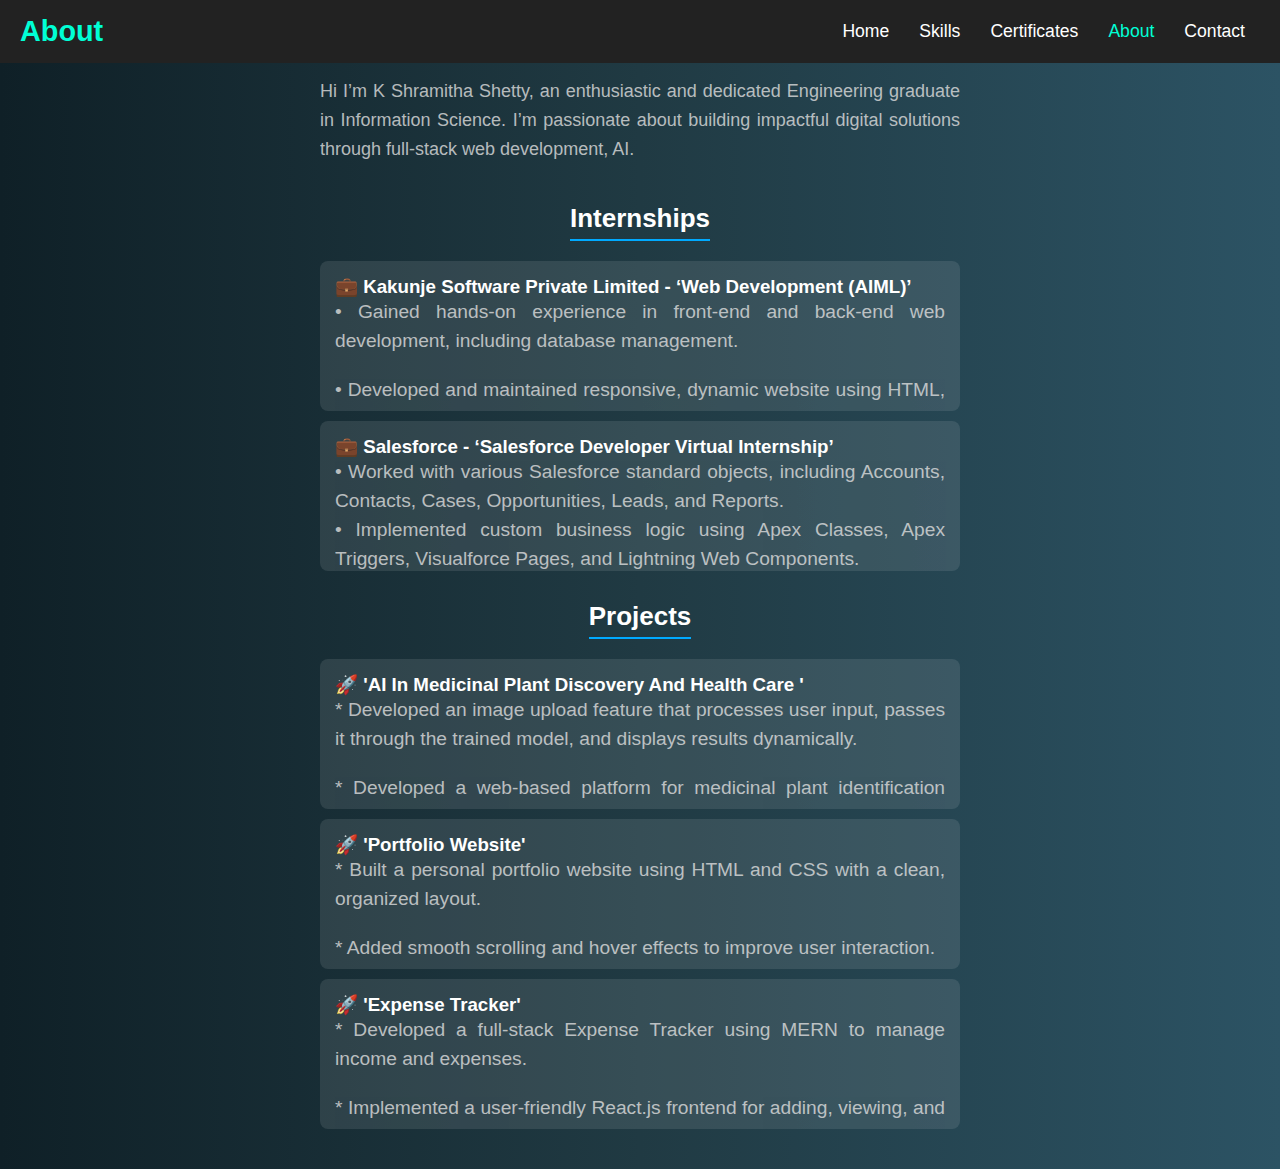
<file: about.html>
<!DOCTYPE html>
<html lang="en">
<head>
    <meta charset="UTF-8">
    <meta name="viewport" content="width=device-width, initial-scale=1.0">
    <title>About</title>
    <link rel="stylesheet" href="style.css">  
    <style>
     
body {
    font-family: Arial, sans-serif;
    background: linear-gradient(to right, #0f2027, #203a43, #2c5364);
    text-align: center;
    margin: 0;
    padding: 0;
    color: white;
    min-height: 100vh;
    display: flex;
    flex-direction: column;
    align-items: center;
    justify-content: center;
}
.about-container {
    max-width: 700px;
    padding: 30px;
}
h1 {
    font-size: 32px;
    margin-bottom: 10px;
}

h2 {
    font-size: 26px;
    margin-top: 20px;
    border-bottom: 2px solid #00aaff;
    display: inline-block;
    padding-bottom: 5px;
}


.intro {
    font-size: 18px;
    text-align: justify; 
    line-height: 1.6;
    color: #ddd;
}


.experience-section, .project-section {
    text-align: left;
    margin-top: 20px;
}


.experience, .project {
    background: rgba(255, 255, 255, 0.1);
    padding: 15px;
    margin: 10px 0;
    border-radius: 8px;
    transition: transform 0.3s ease;
    max-height: 150px; 
    overflow-y: auto;  
    scrollbar-width: thin; 
    scrollbar-color: #00aaff transparent;
}


.experience p, .project p {
    text-align: justify; 
    line-height: 1.5;
    color: #ddd;
}


.experience::-webkit-scrollbar, 
.project::-webkit-scrollbar {
    width: 6px;
}

.experience::-webkit-scrollbar-thumb, 
.project::-webkit-scrollbar-thumb {
    background: #00aaff;
    border-radius: 10px;
}

.experience::-webkit-scrollbar-track, 
.project::-webkit-scrollbar-track {
    background: transparent;
}


.experience:hover, .project:hover {
    transform: scale(1.05);
}

@media (max-width: 600px) {
    .about-container {
        width: 90%;
        padding: 20px;
    }
}

    </style>
</head>
<body>

    <nav>
        <div class="logo">About</div>
        <ul class="nav-links">
            <li><a href="index.html">Home</a></li>
            <li><a href="skills.html" >Skills</a></li>
            <li><a href="certificate.html">Certificates</a></li>
            <li><a href="about.html"class="active">About</a></li>
            <li><a href="contact.html">Contact</a></li>
        </ul>
    </nav>
    <div class="about-container">
        <h1>About Me</h1>
        <p class="intro">
           Hi I’m K Shramitha Shetty, an enthusiastic and dedicated Engineering graduate in Information Science. I’m passionate about building impactful digital solutions through full-stack web development, AI.
        </p>

        <h2>Internships</h2>
        <div class="experience-section">
            <div class="experience">
                <h3>💼 Kakunje Software Private Limited - ‘Web Development (AIML)’                                                                            </h3>
                <p>• Gained hands-on experience in front-end and back-end web development, including database management.</p> 
                <p>  • Developed and maintained responsive, dynamic website using HTML, CSS, Bootstrap, and Python. </p>
                <p> • Explored AIML integration in web design to enhance user experience and optimize performance. </p>
            </div>
            <div class="experience">
                <h3>💼 Salesforce - ‘Salesforce Developer Virtual Internship’    </h3>
                <p>• Worked with various Salesforce standard objects, including Accounts, Contacts, Cases, Opportunities, Leads, and Reports.<br>
                   • Implemented custom business logic using Apex Classes, Apex Triggers, Visualforce Pages, and Lightning Web Components.<br>
                   • Designed and developed multiple Visualforce Pages with Apex controllers for backend operations.</p> 
</p>
            </div>
        </div>

        <h2>Projects</h2>
        <div class="project-section">
            <div class="project">
                <h3>🚀 'AI In Medicinal Plant Discovery And Health Care '</h3>
            
                  <p>* Developed an image upload feature that processes user input, passes it through the trained model, and displays results dynamically.</p>
                  <p>* Developed a web-based platform for medicinal plant identification using CNN (Convolutional Neural Network). </p>
                  <p>* Utilized TensorFlow to build and train the deep learning model. </p>
                  <p>* Implemented Django as the backend framework to integrate the CNN model with the web application. </p>
            </div>
            <div class="project">
                <h3>🚀 'Portfolio Website' </h3>
                <p>* Built a personal portfolio website using HTML and CSS with a clean, organized layout.</p>
                <p>* Added smooth scrolling and hover effects to improve user interaction.</p>
                <p>* Included key sections like Home, Skills, Certificates, About, and Contact for easy navigation.</p>
                <p>* Integrated a downloadable and viewable resume section for recruiters.</p>
            </div>
            <div class="project">
                <h3>🚀 'Expense Tracker' </h3>
                <p>* Developed a full-stack Expense Tracker using MERN to manage income and expenses.</p>
                <p>* Implemented a user-friendly React.js frontend for adding, viewing, and deleting financial transactions.</p>
                <p>* Built a robust Node.js backend with RESTful API endpoints for data handling.</p>
                <p>* Integrated MongoDB for efficient data storage and retrieval, ensuring persistent transaction history.</p>
                <p>* Provided real-time financial insights including current balance, total income, and total expenses, showcasing proficiency in MERN stack development.</p>
            </div>
        </div>
    </div>

</body>
</html>
</file>
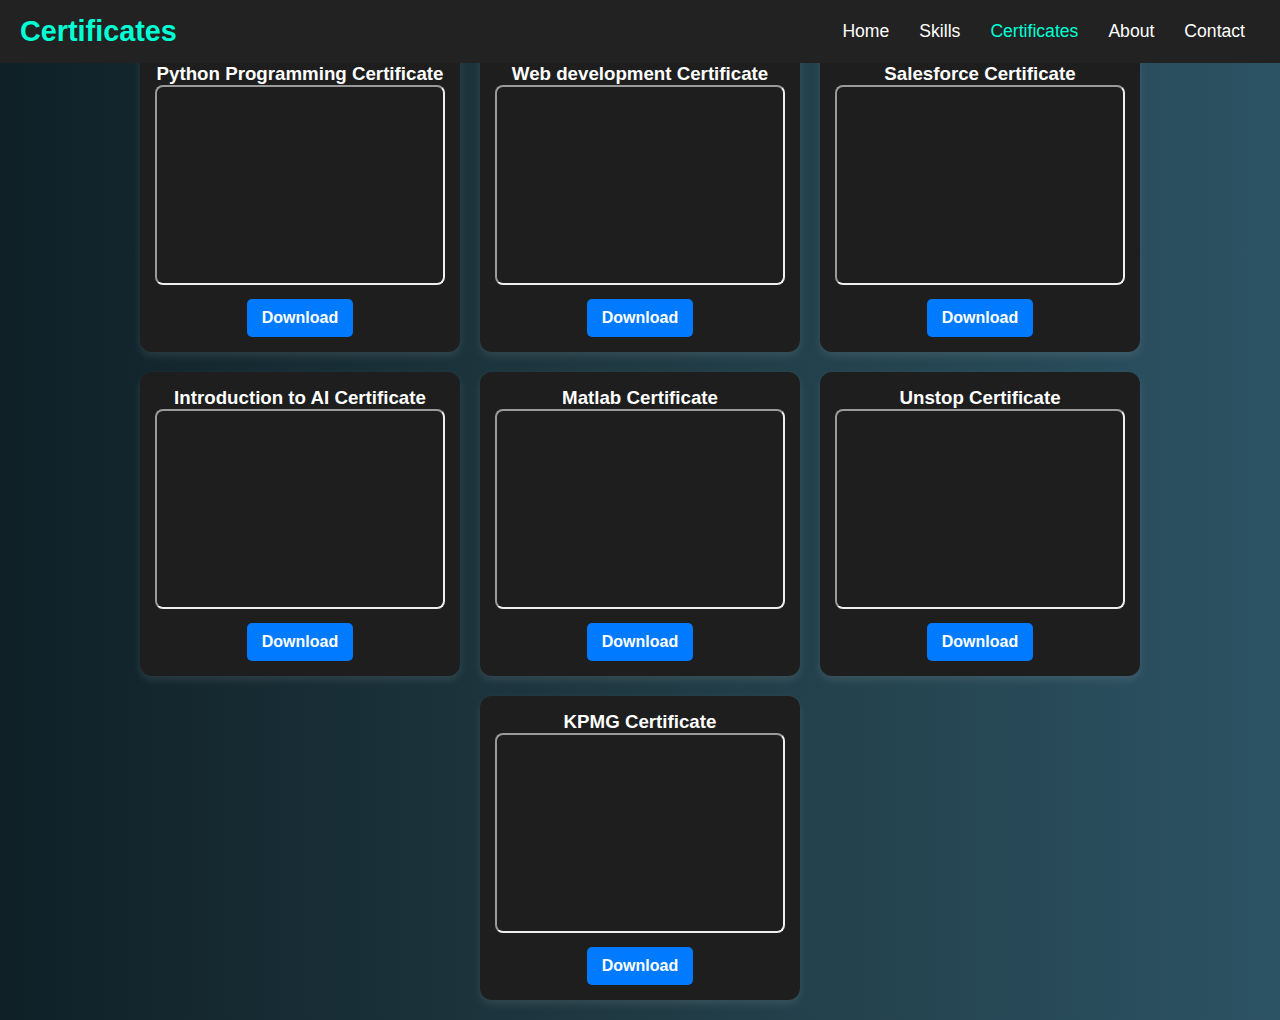
<file: certificate.html>
<!DOCTYPE html>
<html lang="en">
<head>
    <meta charset="UTF-8">
    <meta name="viewport" content="width=device-width, initial-scale=1.0">
    <title>My Certificates</title>
    <link rel="stylesheet" href="style.css">
    <style>
        .download-btn {
            display: inline-block;
            margin-top: 10px;
            padding: 10px 15px;
            background-color: #007bff;
            color: white;
            text-decoration: none;
            border-radius: 5px;
            font-weight: bold;
        }
        
        .download-btn:hover {
            background-color: #0056b3;
        }
        
    </style>
</head>
<body>
    <nav>
        <div class="logo">Certificates</div>
        <ul class="nav-links">
            <li><a href="index.html">Home</a></li>
            <li><a href="skills.html" >Skills</a></li>
            <li><a href="certificate.html" class="active">Certificates</a></li>
            <li><a href="about.html">About</a></li>
            <li><a href="contact.html">Contact</a></li>
        </ul>
    </nav>
    
<h2>My Certificates</h2>
    <div class="certificate-container">
        
       
        <div class="certificate-card">
            <h3>Python Programming Certificate</h3>
            <iframe src="certificate/Coursera-certificate.pdf"></iframe>
            <br>
            <a class="download-btn" href="certificate/Coursera-certificate.pdf" download>Download</a>
        </div>

      
        <div class="certificate-card">
            <h3>Web development Certificate</h3>
            <iframe src="certificate/Web Development-Certificate.pdf"></iframe>
            <br>
            <a class="download-btn" href="certificate/Web Development-Certificate.pdf" download>Download</a>
        </div>

       
        <div class="certificate-card">
            <h3>Salesforce Certificate</h3>
            <iframe src="certificate/salesforce.pdf"></iframe>
            <br>
            <a class="download-btn" href="certificate/salesforce.pdf" download>Download</a>
        </div>

        <div class="certificate-card">
            <h3>Introduction to AI Certificate</h3>
            <iframe src="certificate/Coursera-AI.pdf"></iframe>
            <br>
            <a class="download-btn" href="certificate/Coursera-AI.pdf" download>Download</a>
        </div>

        <div class="certificate-card">
            <h3>Matlab Certificate</h3>
            <iframe src="certificate/certificate matlab.pdf"></iframe>
            <br>
            <a class="download-btn" href="certificate/certificate matlab.pdf" download>Download</a>
        </div>

        <div class="certificate-card">
            <h3>Unstop Certificate</h3>
            <iframe src="certificate/unstop.pdf"></iframe>
            <br>
            <a class="download-btn" href="certificate/unstop.pdf" download>Download</a>
        </div>

        <div class="certificate-card">
            <h3>KPMG Certificate</h3>
            <iframe src="certificate/KPMG.pdf"></iframe>
            <br>
            <a class="download-btn" href="certificate/KPMG.pdf" download>Download</a>
        </div>


    </div>

</body>
</html>
</file>
<file: style.css>
* {
    margin: 0;
    padding: 0;
    box-sizing: border-box;
    font-family: "Poppins", sans-serif;
    scroll-behavior: smooth;
}
body {
    background: linear-gradient(to right, #0f2027, #203a43, #2c5364);
    justify-content: center;
    align-items: center;
    text-align: center;
}

nav {
    display: flex;
    justify-content: space-between;
    align-items: center;
    padding: 15px 20px;
    background: #222;
    position: absolute;
    width: 100%;
    top: 0;
    z-index: 100;
}

.logo {
    font-size: 1.8rem;
    font-weight: bold;
    color: #00ffd5;
}

.nav-links {
    list-style: none;
    display: flex;
}

.nav-links li {
    margin: 0 15px;
}

.nav-links a {
    text-decoration: none;
    color: white;
    font-size: 1.1rem;
    font-weight: 500;
    transition: color 0.3s ease;
}

.nav-links a:hover,.nav-links .active {
    color: #00ffd5;
}


.hero {
    display: flex;
    align-items: center;
    justify-content: center;
    height: 100vh;
    width: 100%;
    background: linear-gradient(to right, #0f2027, #203a43, #2c5364);
    color: white;
    text-align: center;
    position: relative;
}


.hero::before,
.hero::after {
    content: "";
    position: absolute;
    width: 250px;
    height: 250px;
    background: rgba(255, 255, 255, 0.1);
    border-radius: 50%;
    filter: blur(50px);
    animation: floatBlur 6s infinite alternate ease-in-out;
}


.hero::after {
    bottom: 10%;
    right: 10%;
}


.content {
    position: relative;
    background: rgba(255, 255, 255, 0.1);
    padding: 30px;
    border-radius: 15px;
    box-shadow: 0px 4px 10px rgba(0, 0, 0, 0.2);
    transition: transform 0.3s ease;
}

.content:hover {
    transform: scale(1.05);
}

h1 {
    font-size: 3rem;
    font-weight: 700;
    margin-bottom: 10px;
    color:white;
}

h1 span {
    color: #00ffd5;
    font-size: 3.2rem;
}


p {
    font-size: 1.2rem;
    opacity: 0.8;
    margin-bottom: 20px;
    color:white;
}


.buttons {
    display: flex;
    gap: 15px;
    justify-content: center;
}

.btn {
    display: inline-block;
    padding: 12px 24px;
    border-radius: 25px;
    text-decoration: none;
    font-size: 1rem;
    font-weight: 600;
    transition: all 0.3s ease;
    background: transparent;
    border: 2px solid #00ffd5;
    color: #00ffd5;
    box-shadow: 0px 0px 15px rgba(0, 255, 213, 0.5);
}

.btn:hover {
    background: #00ffd5;
    color: #000;
}

.skills {
    padding: 20px;
}
.skills-list {
    list-style-type: none;
    display: inline-block;
    text-align: left;
}

.skills-list li {
    background: white;
    padding: 10px;
    margin: 10px;
    border-radius: 5px;
    display: flex;
    align-items: center;
    font-size: 18px;
    font-weight: bold;
    border-left: 5px solid #00ffd5;
}

.skills-list li span {
    font-size: 20px;
    margin-right: 10px;
    color: #00ffd5;
}

.certificate-container {
    display: flex;
    flex-wrap: wrap;
    justify-content: center;
    gap: 20px;
    padding: 20px;
}

.certificate-card {
    background-color: #1e1e1e;
    border-radius: 12px;
    padding: 15px;
    width: 320px;
    box-shadow: 0 4px 8px rgba(255, 255, 255, 0.1);
    color: white;
    text-align: center;
}

.certificate-card iframe {
    width: 100%;
    height: 200px;
    border-radius: 8px;
}


@media (max-width: 768px) {
    h1 { font-size: 2rem; }
    h1 span { font-size: 2.5rem; }
    p { font-size: 1rem; }
    .buttons { flex-direction: column; gap: 10px; }
}
</file>
